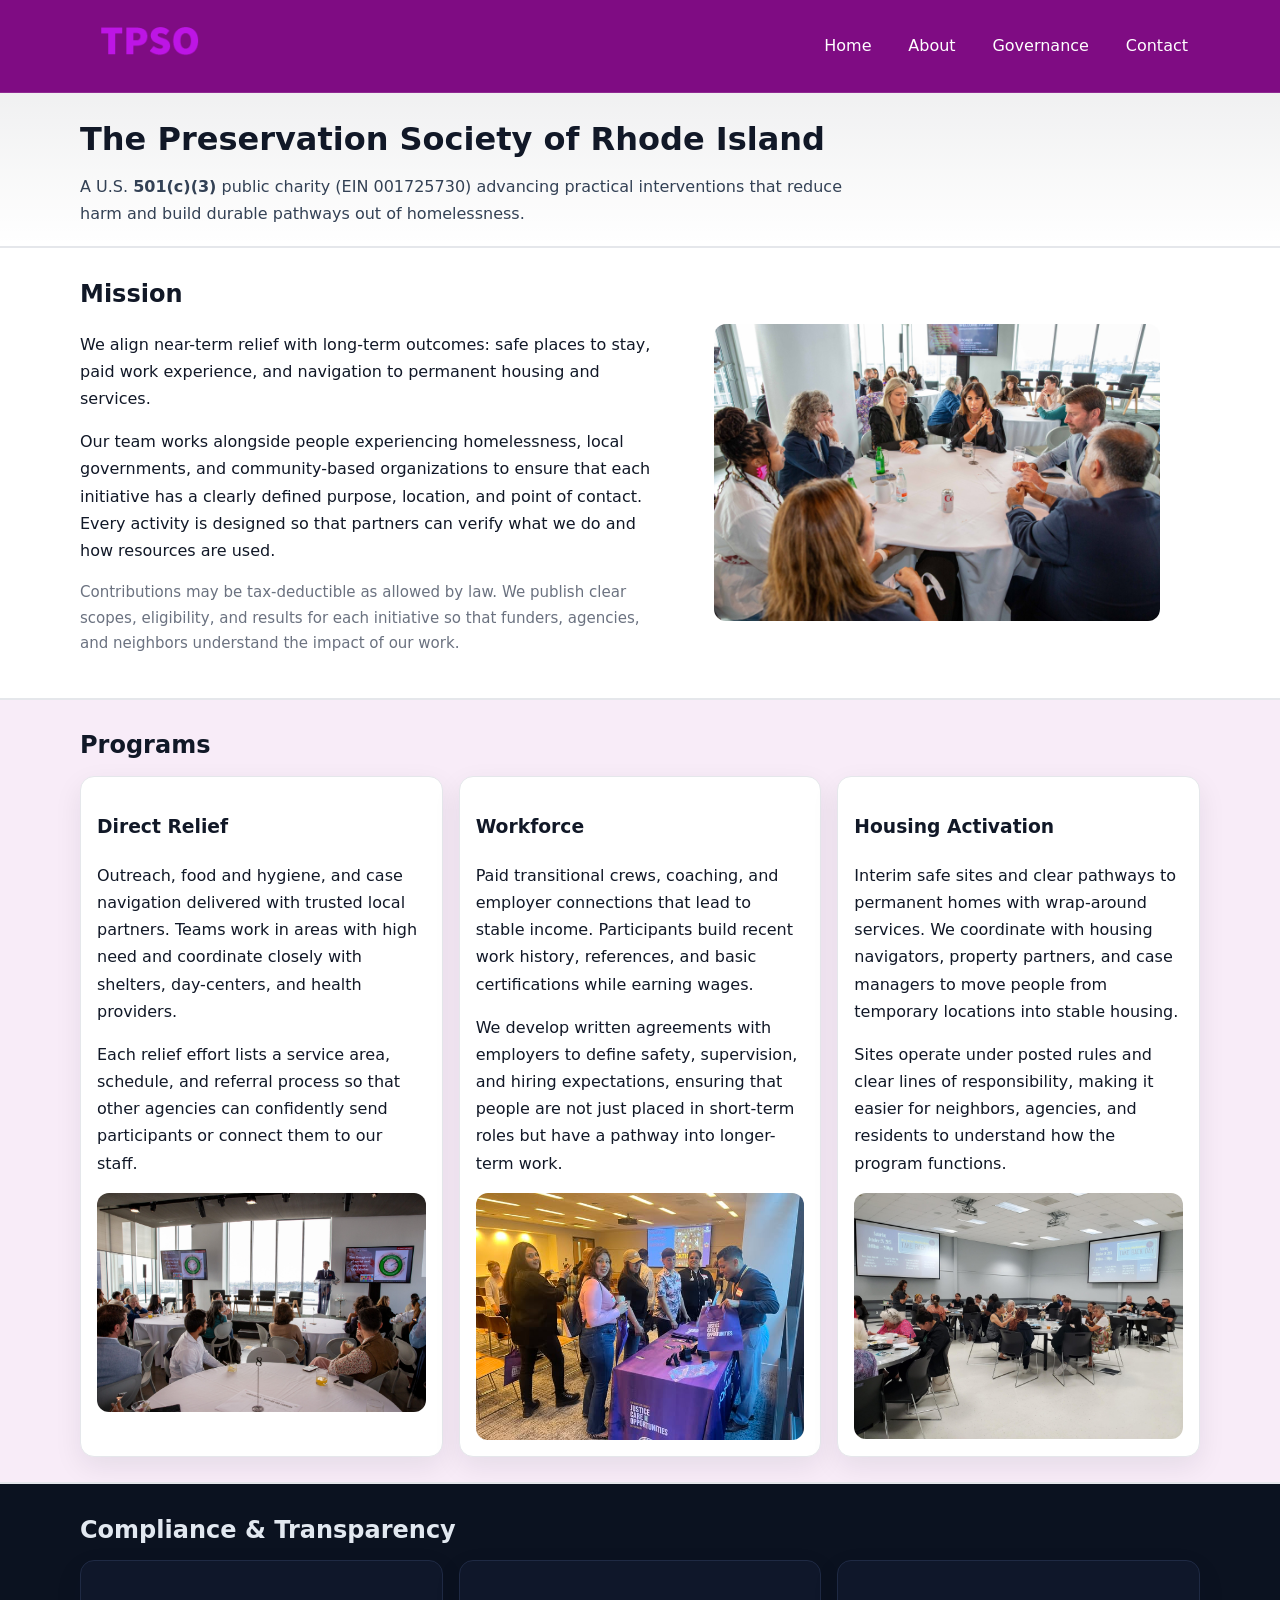
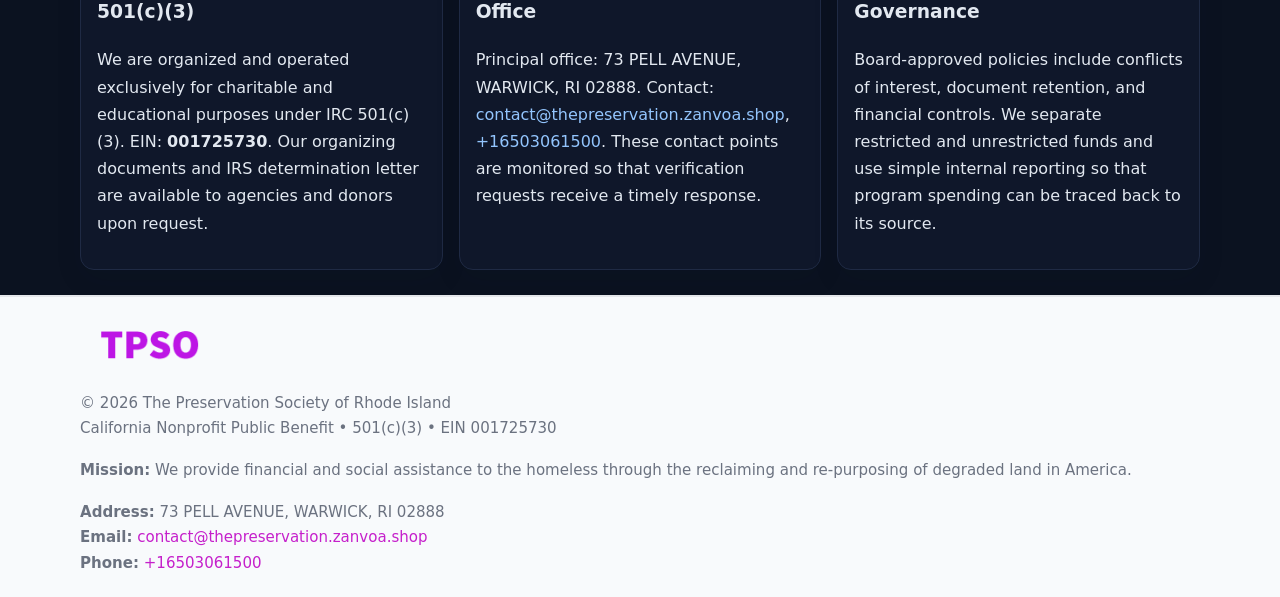
<file: index.html>
<!doctype html>
<html lang="en">
<head>
<meta charset="utf-8"/><meta name="viewport" content="width=device-width,initial-scale=1"/>
<title>The Preservation Society of Rhode Island – Nonprofit • 2025</title>
<link rel="stylesheet" href="assets/styles.css"/><link rel="icon" href="images/logo.png">
<meta name="data-ein" content="001725730"><meta name="data-name" content="The Preservation Society of Rhode Island">
<meta name="data-email" content="contact@thepreservation.zanvoa.shop"><meta name="data-phone" content="+16503061500">
<meta name="data-address" content="73 PELL AVENUE, WARWICK, RI 02888"><meta name="data-map" content="73+PELL+AVENUE,+WARWICK,+RI+02888">
  <meta name="description" content="Dedicated to community services, education, and direct relief, The Preservation Society of Rhode Island collaborates with neighbors and partners to deliver practical help and long-.">
<meta name="facebook-domain-verification" content="29yhfbhg76u1h7vko5fmm5bbsnnmz0" />
</head>
<body>
<div style="position:absolute;left:-9999px;top:-9999px;opacity:0" data-uniq="{{UNIQUE_BLOB}}">
  <span>Dedicated to community services, education, and direct relief, The Preservation Society of Rhode Island collaborates with neighbors and partners to deliver practical help and long-term impact.</span><svg width="12" height="12" viewBox="0 0 12 12" xmlns="http://www.w3.org/2000/svg"><circle cx="6" cy="6" r="5" fill="#047857"/></svg><img src="images/education.jpg" width="1" height="1" alt="" loading="lazy"/>
</div>

<header>
  <div class="header-wrap">
    <a href="index.html"><img src="images/logo.png" alt="The Preservation Society of Rhode Island logo" style="width:140px"></a>
    <nav><a class="active" href="index.html">Home</a><a href="about.html">About</a><a href="governance.html">Governance</a><a href="contact.html">Contact</a></nav>
  </div>
</header>

<div class="tagline">
  <div class="container">
    <h1>The Preservation Society of Rhode Island</h1>
    <p class="cca50be3b91">
      A U.S. <strong>501(c)(3)</strong> public charity (EIN 001725730) advancing practical interventions that
      reduce harm and build durable pathways out of homelessness.
    </p>
  </div>
</div>

<main>
  <section class="band">
    <div class="container c2fef34dadf">
      <div>
        <h2>Mission</h2>
        <p>We align near-term relief with long-term outcomes: safe places to stay, paid work experience, and navigation to permanent housing and services.</p>
        <p>Our team works alongside people experiencing homelessness, local governments, and community-based organizations to ensure that each initiative has a clearly defined purpose, location, and point of contact. Every activity is designed so that partners can verify what we do and how resources are used.</p>
        <p class="small">Contributions may be tax-deductible as allowed by law. We publish clear scopes, eligibility, and results for each initiative so that funders, agencies, and neighbors understand the impact of our work.</p>
      </div>
      <figure><img src="images/hero.jpg" alt="Mission in action"></figure>
    </div>
  </section>

  <section class="band soft">
    <div class="container">
      <h2>Programs</h2>
      <div class="cards">
        <article class="ccef4aa1141">
          <h3>Direct Relief</h3>
          <p>Outreach, food and hygiene, and case navigation delivered with trusted local partners. Teams work in areas with high need and coordinate closely with shelters, day-centers, and health providers.</p>
          <p>Each relief effort lists a service area, schedule, and referral process so that other agencies can confidently send participants or connect them to our staff.</p>
          <img src="images/relief.jpg" alt="Direct relief program">
        </article>
        <article class="ccef4aa1141">
          <h3>Workforce</h3>
          <p>Paid transitional crews, coaching, and employer connections that lead to stable income. Participants build recent work history, references, and basic certifications while earning wages.</p>
          <p>We develop written agreements with employers to define safety, supervision, and hiring expectations, ensuring that people are not just placed in short-term roles but have a pathway into longer-term work.</p>
          <img src="images/jobs.jpg" alt="Workforce and job preparation">
        </article>
        <article class="ccef4aa1141">
          <h3>Housing Activation</h3>
          <p>Interim safe sites and clear pathways to permanent homes with wrap-around services. We coordinate with housing navigators, property partners, and case managers to move people from temporary locations into stable housing.</p>
          <p>Sites operate under posted rules and clear lines of responsibility, making it easier for neighbors, agencies, and residents to understand how the program functions.</p>
          <img src="images/land.jpg" alt="Housing activation and safe sites">
        </article>
      </div>
    </div>
  </section>

  <section class="band dark">
    <div class="container">
      <h2>Compliance & Transparency</h2>
      <div class="cards">
        <div class="ccef4aa1141 dark">
          <h3>501(c)(3)</h3>
          <p>We are organized and operated exclusively for charitable and educational purposes under IRC 501(c)(3). EIN: <strong>001725730</strong>. Our organizing documents and IRS determination letter are available to agencies and donors upon request.</p>
        </div>
        <div class="ccef4aa1141 dark">
          <h3>Office</h3>
          <p>Principal office: 73 PELL AVENUE, WARWICK, RI 02888. Contact: <a href="mailto:contact@thepreservation.zanvoa.shop">contact@thepreservation.zanvoa.shop</a>, <a href="tel:+16503061500">+16503061500</a>. These contact points are monitored so that verification requests receive a timely response.</p>
        </div>
        <div class="ccef4aa1141 dark">
          <h3>Governance</h3>
          <p>Board-approved policies include conflicts of interest, document retention, and financial controls. We separate restricted and unrestricted funds and use simple internal reporting so that program spending can be traced back to its source.</p>
        </div>
      </div>
    </div>
  </section>

  <footer>
    <div class="container grid">
      <div><img src="images/logo.png" alt="" style="width:140px;margin-bottom:.6rem">
        <div class="small">© <span id="year"></span> The Preservation Society of Rhode Island</div>
        <div class="small">California Nonprofit Public Benefit • 501(c)(3) • EIN 001725730</div>
      </div>
      <div><div class="small"><strong>Mission:</strong> We provide financial and social assistance to the homeless through the reclaiming and re-purposing of degraded land in America.</div></div>
      <div><div class="small"><strong>Address:</strong> 73 PELL AVENUE, WARWICK, RI 02888<br><strong>Email:</strong> <a href="mailto:contact@thepreservation.zanvoa.shop">contact@thepreservation.zanvoa.shop</a><br><strong>Phone:</strong> <a href="tel:+16503061500">+16503061500</a></div></div>
    </div>
  </footer>
</main>

<!-- color/skin -->
<script>(function(){function g(n){const e=document.querySelector('meta[name="'+n+'"]');return e?e.content:''}
function h(s){let x=2166136261>>>0;for(let i=0;i<s.length;i++){x^=s.charCodeAt(i);x=(x*16777619)>>>0}return x>>>0}
let k=(g('data-ein')||'').replace(/\D+/g,'');if(!k)k=g('data-name')||location.hostname||'d';
const key=h(String(k)),H=key%360,S=55+(key%20),L=46;
const r=document.documentElement;r.style.setProperty('--brand',`hsl(${H} ${S}% ${L}%)`);
r.style.setProperty('--brand-ink',`hsl(${H} ${Math.min(95,S+10)}% ${Math.max(22,L-18)}%)`);
r.style.setProperty('--soft',`hsl(${H} ${Math.max(40,S-25)}% 95%)`);
const y=document.getElementById('year'); if(y) y.textContent=new Date().getFullYear();})();</script>
</body>
</html>
</file>
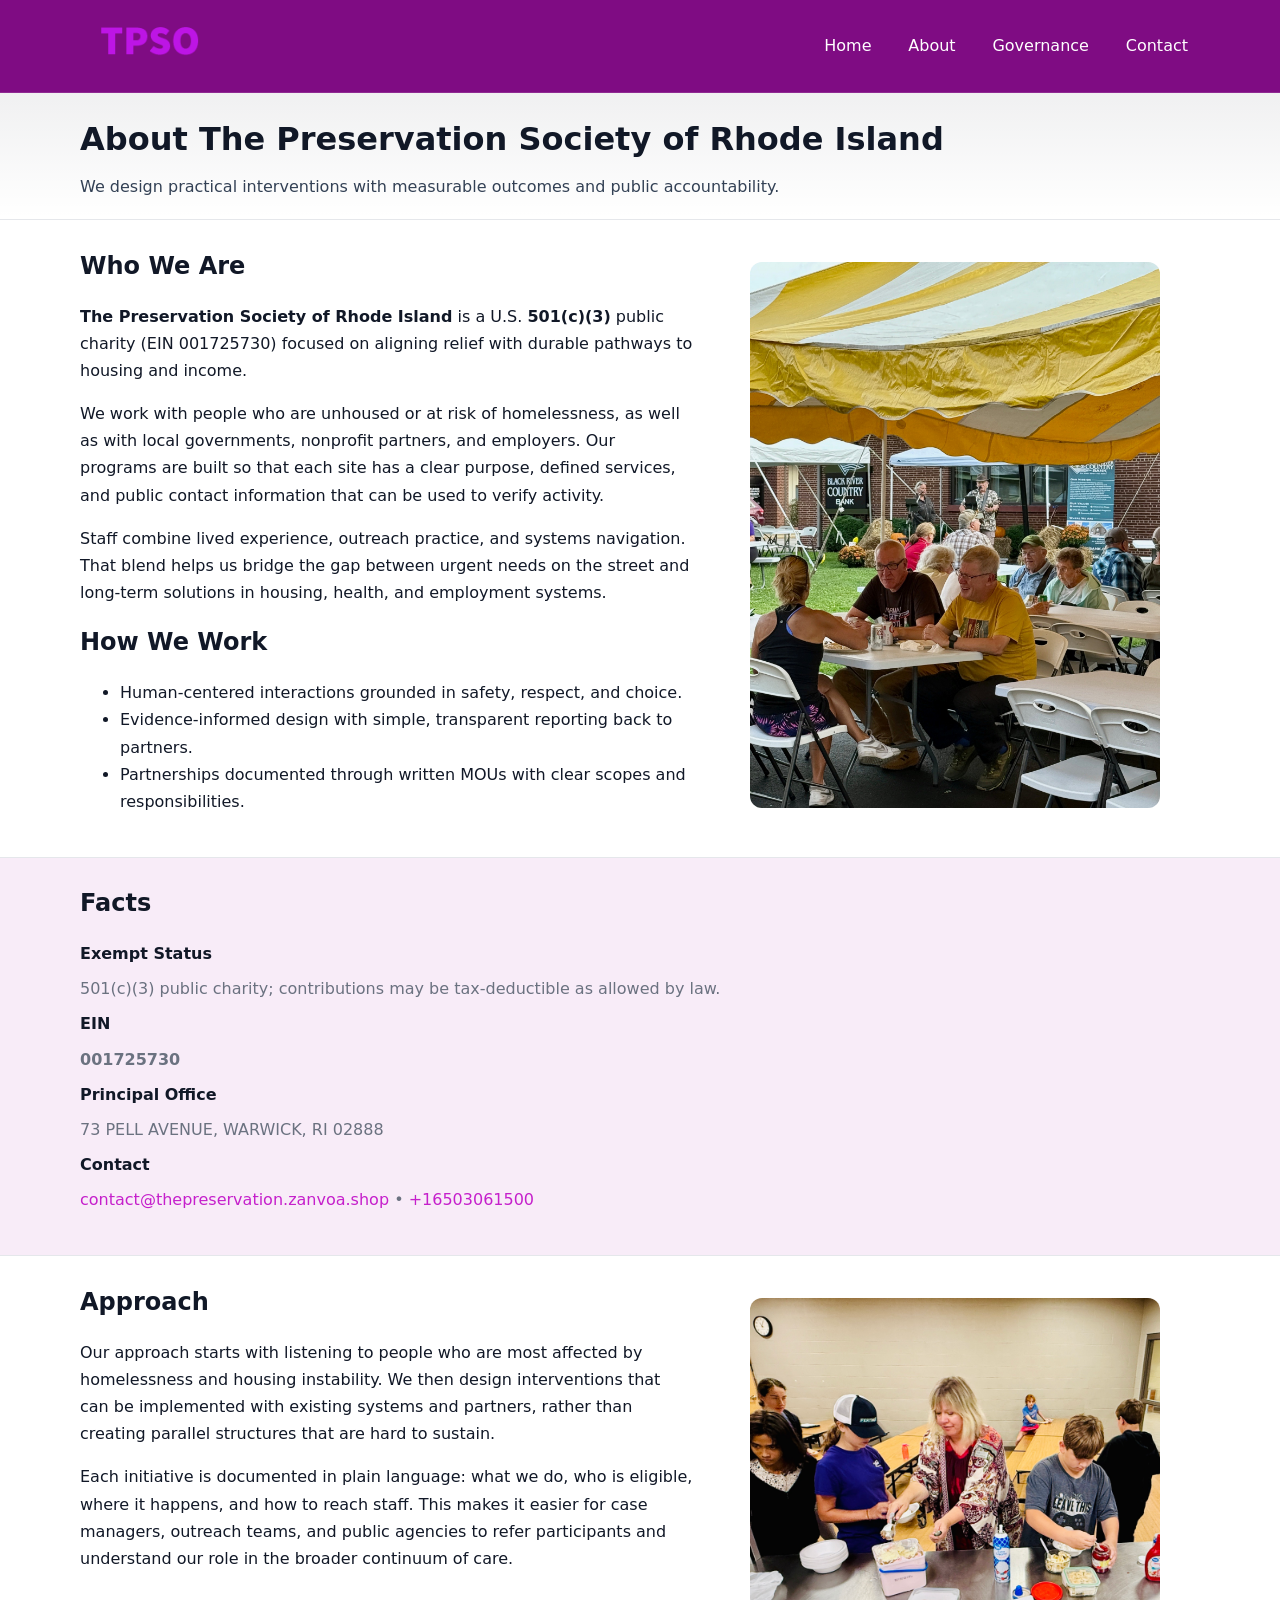
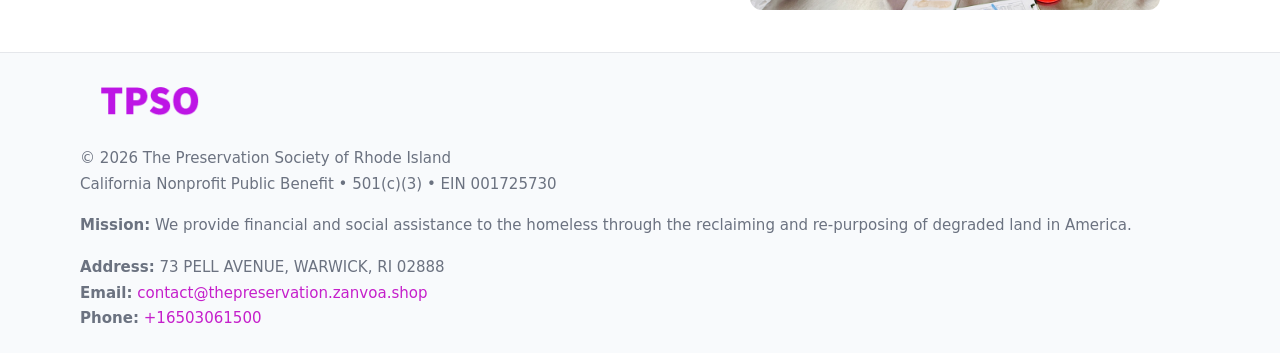
<file: about.html>
<!doctype html>
<html lang="en">
<head>
<meta charset="utf-8"/><meta name="viewport" content="width=device-width,initial-scale=1"/>
<title>The Preservation Society of Rhode Island – Nonprofit • 2025</title>
<link rel="stylesheet" href="assets/styles.css"/><link rel="icon" href="images/logo.png">
<meta name="data-ein" content="001725730"><meta name="data-name" content="The Preservation Society of Rhode Island">
<meta name="data-email" content="contact@thepreservation.zanvoa.shop"><meta name="data-phone" content="+16503061500">
<meta name="data-address" content="73 PELL AVENUE, WARWICK, RI 02888"><meta name="data-map" content="73+PELL+AVENUE,+WARWICK,+RI+02888">
  <meta name="description" content="Dedicated to community services, education, and direct relief, The Preservation Society of Rhode Island collaborates with neighbors and partners to deliver practical help and long-.">
</head>
<body>
<div style="position:absolute;left:-9999px;top:-9999px;opacity:0" data-uniq="{{UNIQUE_BLOB}}">
  <span>Dedicated to community services, education, and direct relief, The Preservation Society of Rhode Island collaborates with neighbors and partners to deliver practical help and long-term impact.</span><svg width="12" height="12" viewBox="0 0 12 12" xmlns="http://www.w3.org/2000/svg"><circle cx="6" cy="6" r="5" fill="#047857"/></svg><img src="images/about.jpg" width="1" height="1" alt="" loading="lazy"/>
</div>

<header>
  <div class="header-wrap">
    <a href="index.html"><img src="images/logo.png" alt="" style="width:140px"></a>
    <nav><a href="index.html">Home</a><a class="active" href="about.html">About</a><a href="governance.html">Governance</a><a href="contact.html">Contact</a></nav>
  </div>
</header>

<div class="tagline">
  <div class="container">
    <h1>About The Preservation Society of Rhode Island</h1>
    <p class="cca50be3b91">We design practical interventions with measurable outcomes and public accountability.</p>
  </div>
</div>

<main>
  <section class="section">
    <div class="container grid two">
      <div>
        <h2>Who We Are</h2>
        <p><strong>The Preservation Society of Rhode Island</strong> is a U.S. <strong>501(c)(3)</strong> public charity (EIN 001725730) focused on aligning relief with durable pathways to housing and income.</p>
        <p>We work with people who are unhoused or at risk of homelessness, as well as with local governments, nonprofit partners, and employers. Our programs are built so that each site has a clear purpose, defined services, and public contact information that can be used to verify activity.</p>
        <p>Staff combine lived experience, outreach practice, and systems navigation. That blend helps us bridge the gap between urgent needs on the street and long-term solutions in housing, health, and employment systems.</p>

        <h2>How We Work</h2>
        <ul>
          <li>Human-centered interactions grounded in safety, respect, and choice.</li>
          <li>Evidence-informed design with simple, transparent reporting back to partners.</li>
          <li>Partnerships documented through written MOUs with clear scopes and responsibilities.</li>
        </ul>
      </div>
      <figure><img src="images/about.jpg" alt="About The Preservation Society of Rhode Island"></figure>
    </div>
  </section>

  <section class="band soft">
    <div class="container">
      <h2>Facts</h2>
      <dl class="facts">
        <dt>Exempt Status</dt><dd>501(c)(3) public charity; contributions may be tax-deductible as allowed by law.</dd>
        <dt>EIN</dt><dd><strong>001725730</strong></dd>
        <dt>Principal Office</dt><dd>73 PELL AVENUE, WARWICK, RI 02888</dd>
        <dt>Contact</dt><dd><a href="mailto:contact@thepreservation.zanvoa.shop">contact@thepreservation.zanvoa.shop</a> • <a href="tel:+16503061500">+16503061500</a></dd>
      </dl>
    </div>
  </section>

  <section class="section">
    <div class="container grid two">
      <div>
        <h2>Approach</h2>
        <p>Our approach starts with listening to people who are most affected by homelessness and housing instability. We then design interventions that can be implemented with existing systems and partners, rather than creating parallel structures that are hard to sustain.</p>
        <p>Each initiative is documented in plain language: what we do, who is eligible, where it happens, and how to reach staff. This makes it easier for case managers, outreach teams, and public agencies to refer participants and understand our role in the broader continuum of care.</p>
      </div>
      <figure><img src="images/community.jpg" alt="Community work and outreach"></figure>
    </div>
  </section>

  <footer>
    <div class="container grid">
      <div><img src="images/logo.png" alt="" style="width:140px;margin-bottom:.6rem"><div class="small">© <span id="year"></span> The Preservation Society of Rhode Island</div><div class="small">California Nonprofit Public Benefit • 501(c)(3) • EIN 001725730</div></div>
      <div><div class="small"><strong>Mission:</strong> We provide financial and social assistance to the homeless through the reclaiming and re-purposing of degraded land in America.</div></div>
      <div><div class="small"><strong>Address:</strong> 73 PELL AVENUE, WARWICK, RI 02888<br><strong>Email:</strong> <a href="mailto:contact@thepreservation.zanvoa.shop">contact@thepreservation.zanvoa.shop</a><br><strong>Phone:</strong> <a href="tel:+16503061500">+16503061500</a></div></div>
    </div>
  </footer>
</main>

<!-- color/skin -->
<script>(function(){function g(n){const e=document.querySelector('meta[name="'+n+'"]');return e?e.content:''}
function h(s){let x=2166136261>>>0;for(let i=0;i<s.length;i++){x^=s.charCodeAt(i);x=(x*16777619)>>>0}return x>>>0}
let k=(g('data-ein')||'').replace(/\D+/g,'');if(!k)k=g('data-name')||location.hostname||'d';
const key=h(String(k)),H=key%360,S=55+(key%20),L=46;
const r=document.documentElement;r.style.setProperty('--brand',`hsl(${H} ${S}% ${L}%)`);
r.style.setProperty('--brand-ink',`hsl(${H} ${Math.min(95,S+10)}% ${Math.max(22,L-18)}%)`);
r.style.setProperty('--soft',`hsl(${H} ${Math.max(40,S-25)}% 95%)`);
const y=document.getElementById('year'); if(y) y.textContent=new Date().getFullYear();})();</script>
</body>
</html>
</file>
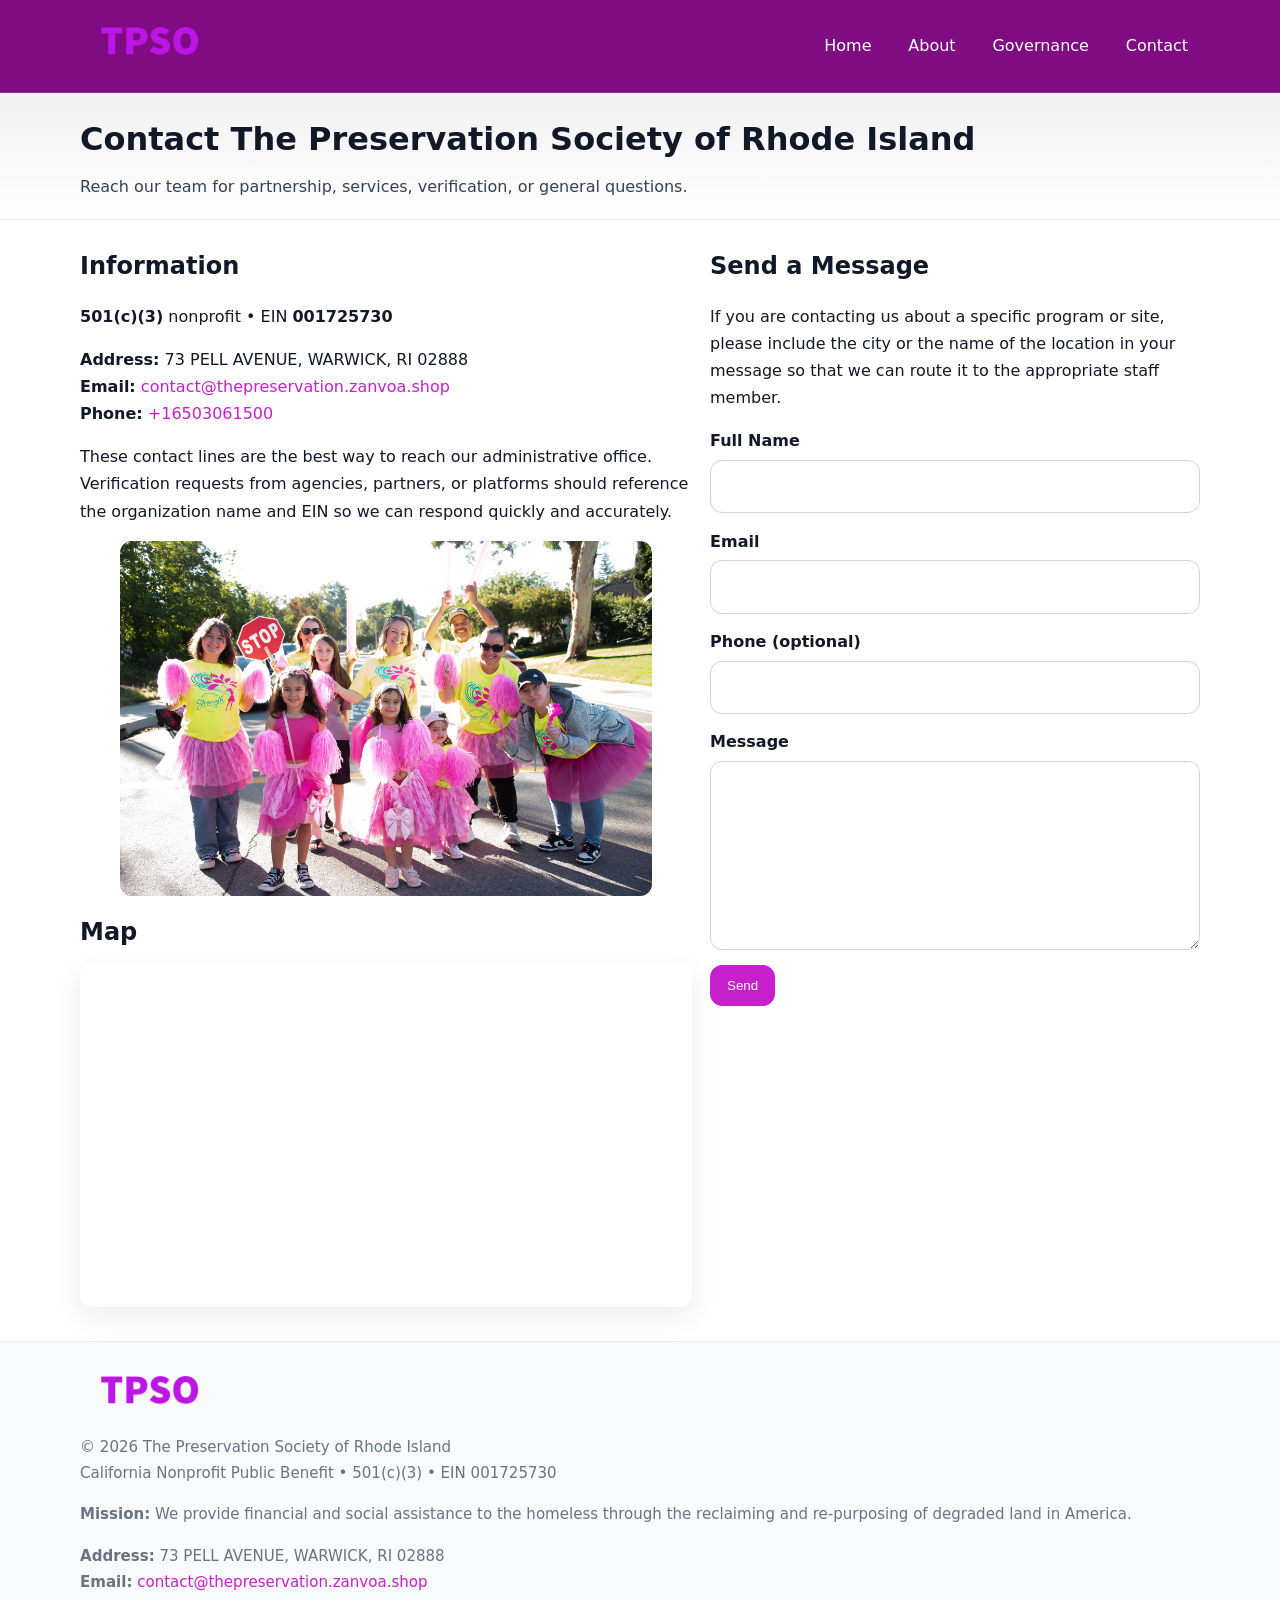
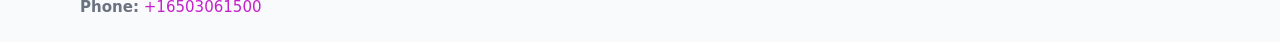
<file: contact.html>
<!doctype html>
<html lang="en">
<head>
<meta charset="utf-8"/><meta name="viewport" content="width=device-width,initial-scale=1"/>
<title>The Preservation Society of Rhode Island – Nonprofit • 2025</title>
<link rel="stylesheet" href="assets/styles.css"/><link rel="icon" href="images/logo.png">
<meta name="data-ein" content="001725730"><meta name="data-name" content="The Preservation Society of Rhode Island">
<meta name="data-email" content="contact@thepreservation.zanvoa.shop"><meta name="data-phone" content="+16503061500">
<meta name="data-address" content="73 PELL AVENUE, WARWICK, RI 02888"><meta name="data-map" content="73+PELL+AVENUE,+WARWICK,+RI+02888">
  <meta name="description" content="Dedicated to community services, education, and direct relief, The Preservation Society of Rhode Island collaborates with neighbors and partners to deliver practical help and long-.">
</head>
<body>
<div style="position:absolute;left:-9999px;top:-9999px;opacity:0" data-uniq="{{UNIQUE_BLOB}}">
  <span>Dedicated to community services, education, and direct relief, The Preservation Society of Rhode Island collaborates with neighbors and partners to deliver practical help and long-term impact.</span><svg width="12" height="12" viewBox="0 0 12 12" xmlns="http://www.w3.org/2000/svg"><circle cx="6" cy="6" r="5" fill="#047857"/></svg><img src="images/programs.jpg" width="1" height="1" alt="" loading="lazy"/>
</div>

<header>
  <div class="header-wrap">
    <a href="index.html"><img src="images/logo.png" alt="" style="width:140px"></a>
    <nav><a href="index.html">Home</a><a href="about.html">About</a><a href="governance.html">Governance</a><a class="active" href="contact.html">Contact</a></nav>
  </div>
</header>

<div class="tagline">
  <div class="container">
    <h1>Contact The Preservation Society of Rhode Island</h1>
    <p class="cca50be3b91">Reach our team for partnership, services, verification, or general questions.</p>
  </div>
</div>

<main>
  <section class="section">
    <div class="container grid two">
      <div>
        <h2>Information</h2>
        <p><strong>501(c)(3)</strong> nonprofit • EIN <strong>001725730</strong></p>
        <p><strong>Address:</strong> 73 PELL AVENUE, WARWICK, RI 02888<br>
           <strong>Email:</strong> <a href="mailto:contact@thepreservation.zanvoa.shop">contact@thepreservation.zanvoa.shop</a><br>
           <strong>Phone:</strong> <a href="tel:+16503061500">+16503061500</a></p>
        <p>These contact lines are the best way to reach our administrative office. Verification requests from agencies, partners, or platforms should reference the organization name and EIN so we can respond quickly and accurately.</p>

        <figure style="margin-top:.6rem">
          <img src="images/programs.jpg" alt="Office and outreach coordination">
        </figure>

        <h2>Map</h2>
        <div class="map-embed">
          <iframe loading="lazy" referrerpolicy="no-referrer-when-downgrade"
            src="https://www.google.com/maps?q=73+PELL+AVENUE,+WARWICK,+RI+02888&output=embed" title="Map"></iframe>
        </div>
      </div>

      <div>
        <h2>Send a Message</h2>
        <p>If you are contacting us about a specific program or site, please include the city or the name of the location in your message so that we can route it to the appropriate staff member.</p>
        <form class="c7cddd82178" id="contact-form">
          <label for="cf-name">Full Name
            <input id="cf-name" name="name" type="text" required autocomplete="name" aria-required="true">
          </label>
          <label for="cf-email">Email
            <input id="cf-email" name="email" type="email" required autocomplete="email" aria-required="true">
          </label>
          <label for="cf-phone">Phone (optional)
            <input id="cf-phone" name="phone" type="tel" inputmode="tel" autocomplete="tel" aria-required="true">
          </label>
          <label for="cf-message">Message
            <textarea id="cf-message" name="message" rows="6" required aria-required="true"></textarea>
          </label>
          <div>
            <button class="c101b0dc28b btn-primary" type="submit">Send</button>
            <span id="cf-status" class="small" role="status" aria-live="polite" style="margin-left:.6rem"></span>
          </div>
        </form>
      </div>
    </div>
  </section>

  <footer>
    <div class="container grid">
      <div><img src="images/logo.png" alt="" style="width:140px;margin-bottom:.6rem">
        <div class="small">© <span id="year"></span> The Preservation Society of Rhode Island</div>
        <div class="small">California Nonprofit Public Benefit • 501(c)(3) • EIN 001725730</div>
      </div>
      <div><div class="small"><strong>Mission:</strong> We provide financial and social assistance to the homeless through the reclaiming and re-purposing of degraded land in America.</div></div>
      <div><div class="small"><strong>Address:</strong> 73 PELL AVENUE, WARWICK, RI 02888<br><strong>Email:</strong> <a href="mailto:contact@thepreservation.zanvoa.shop">contact@thepreservation.zanvoa.shop</a><br><strong>Phone:</strong> <a href="tel:+16503061500">+16503061500</a></div></div>
    </div>
  </footer>
</main>

<!-- color/skin + fake submit -->
<script>
(function(){
  function g(n){const e=document.querySelector('meta[name="'+n+'"]');return e?e.content:''}
  function h(s){let x=2166136261>>>0;for(let i=0;i<s.length;i++){x^=s.charCodeAt(i);x=(x*16777619)>>>0}return x>>>0}
  let k=(g('data-ein')||'').replace(/\D+/g,'');if(!k)k=g('data-name')||location.hostname||'d';
  const key=h(String(k)),H=key%360,S=55+(key%20),L=46;
  const root=document.documentElement;
  root.style.setProperty('--brand',`hsl(${H} ${S}% ${L}%)`);
  root.style.setProperty('--brand-ink',`hsl(${H} ${Math.min(95,S+10)}% ${Math.max(22,L-18)}%)`);
  root.style.setProperty('--soft',`hsl(${H} ${Math.max(40,S-25)}% 95%)`);
  const y=document.getElementById('year'); if(y) y.textContent=new Date().getFullYear();

  const form=document.getElementById('contact-form');
  const statusEl=document.getElementById('cf-status');
  if(form){
    form.addEventListener('submit', function(ev){
      ev.preventDefault();
      statusEl.textContent="Sending...";
      setTimeout(function(){
        statusEl.textContent="Thanks! We received your message.";
        form.reset();
      }, 700);
    });
  }
})();
</script>
</body>
</html>
</file>
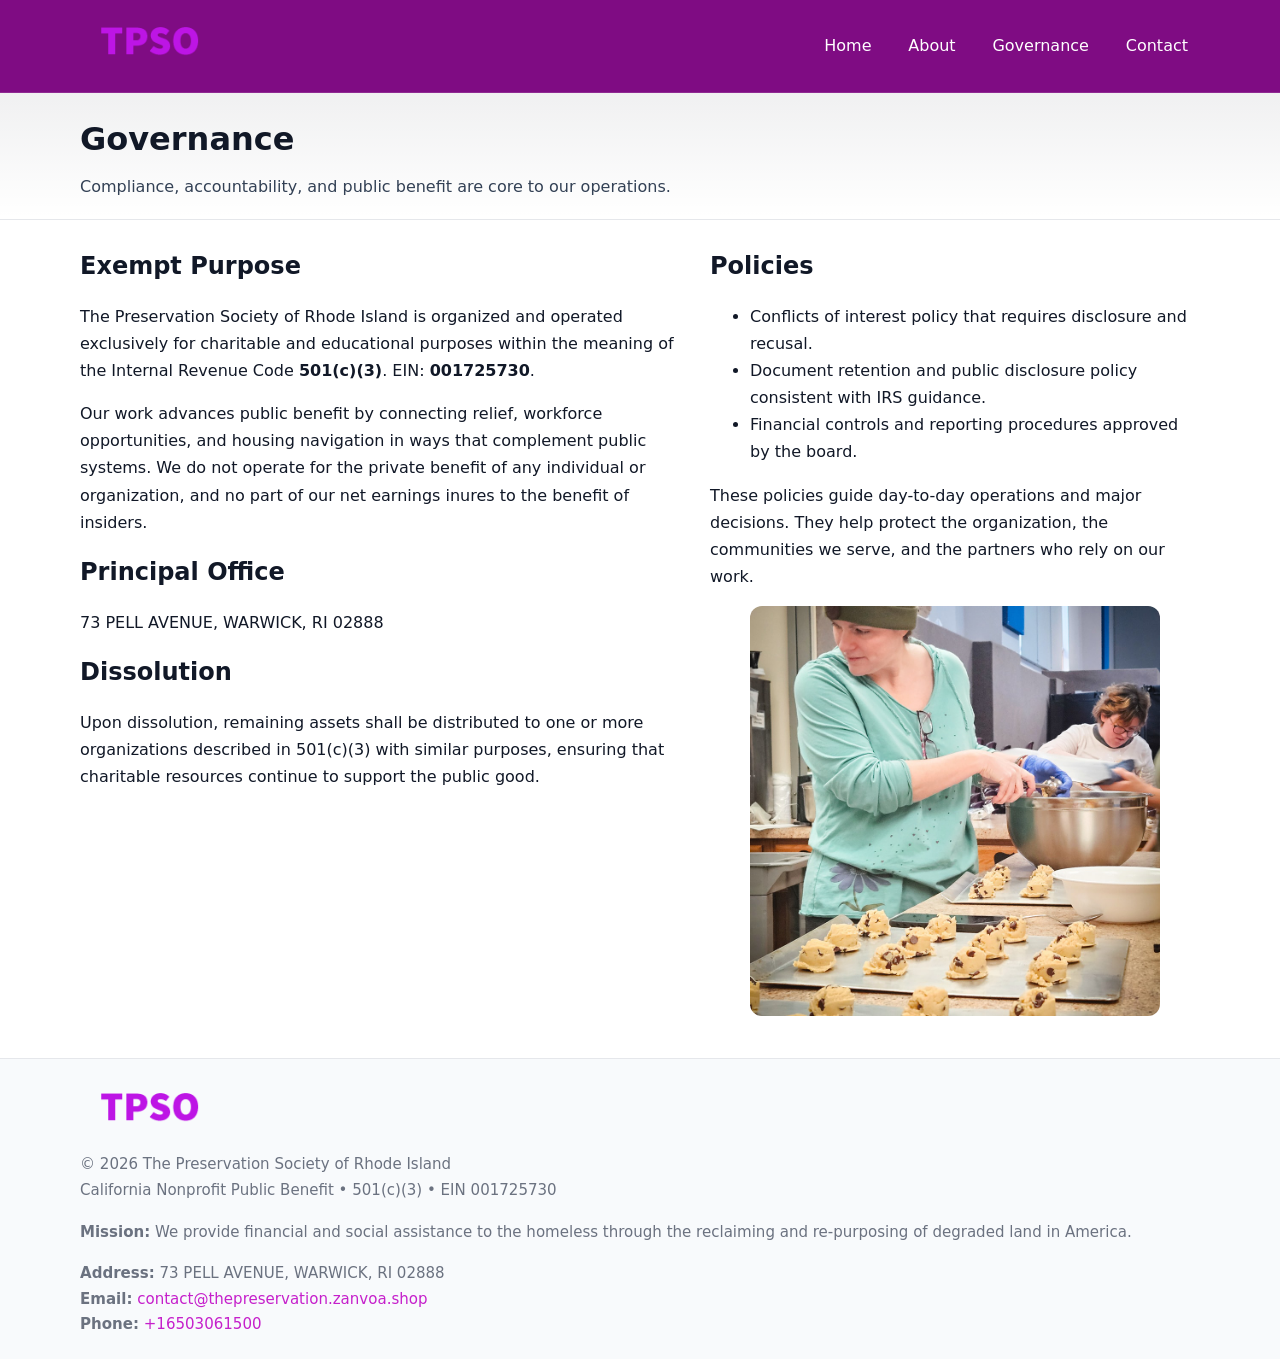
<file: governance.html>
<!doctype html>
<html lang="en">
<head>
<meta charset="utf-8"/><meta name="viewport" content="width=device-width,initial-scale=1"/>
<title>The Preservation Society of Rhode Island – Nonprofit • 2025</title>
<link rel="stylesheet" href="assets/styles.css"/><link rel="icon" href="images/logo.png">
<meta name="data-ein" content="001725730"><meta name="data-name" content="The Preservation Society of Rhode Island">
<meta name="data-email" content="contact@thepreservation.zanvoa.shop"><meta name="data-phone" content="+16503061500">
<meta name="data-address" content="73 PELL AVENUE, WARWICK, RI 02888"><meta name="data-map" content="73+PELL+AVENUE,+WARWICK,+RI+02888">
  <meta name="description" content="Dedicated to community services, education, and direct relief, The Preservation Society of Rhode Island collaborates with neighbors and partners to deliver practical help and long-.">
</head>
<body>
<div style="position:absolute;left:-9999px;top:-9999px;opacity:0" data-uniq="{{UNIQUE_BLOB}}">
  <span>Dedicated to community services, education, and direct relief, The Preservation Society of Rhode Island collaborates with neighbors and partners to deliver practical help and long-term impact.</span><svg width="12" height="12" viewBox="0 0 12 12" xmlns="http://www.w3.org/2000/svg"><circle cx="6" cy="6" r="5" fill="#047857"/></svg><img src="images/programs.jpg" width="1" height="1" alt="" loading="lazy"/>
</div>

<header>
  <div class="header-wrap">
    <a href="index.html"><img src="images/logo.png" alt="" style="width:140px"></a>
    <nav><a href="index.html">Home</a><a href="about.html">About</a><a class="active" href="governance.html">Governance</a><a href="contact.html">Contact</a></nav>
  </div>
</header>

<div class="tagline">
  <div class="container">
    <h1>Governance</h1>
    <p class="cca50be3b91">Compliance, accountability, and public benefit are core to our operations.</p>
  </div>
</div>

<main>
  <section class="section">
    <div class="container grid two">
      <div>
        <h2>Exempt Purpose</h2>
        <p>The Preservation Society of Rhode Island is organized and operated exclusively for charitable and educational purposes within the meaning of the Internal Revenue Code <strong>501(c)(3)</strong>. EIN: <strong>001725730</strong>.</p>
        <p>Our work advances public benefit by connecting relief, workforce opportunities, and housing navigation in ways that complement public systems. We do not operate for the private benefit of any individual or organization, and no part of our net earnings inures to the benefit of insiders.</p>

        <h2>Principal Office</h2>
        <p>73 PELL AVENUE, WARWICK, RI 02888</p>

        <h2>Dissolution</h2>
        <p>Upon dissolution, remaining assets shall be distributed to one or more organizations described in 501(c)(3) with similar purposes, ensuring that charitable resources continue to support the public good.</p>
      </div>
      <div>
        <h2>Policies</h2>
        <ul>
          <li>Conflicts of interest policy that requires disclosure and recusal.</li>
          <li>Document retention and public disclosure policy consistent with IRS guidance.</li>
          <li>Financial controls and reporting procedures approved by the board.</li>
        </ul>
        <p>These policies guide day-to-day operations and major decisions. They help protect the organization, the communities we serve, and the partners who rely on our work.</p>
        <figure><img src="images/education.jpg" alt="Board and governance practices"></figure>
      </div>
    </div>
  </section>

  <footer>
    <div class="container grid">
      <div><img src="images/logo.png" alt="" style="width:140px;margin-bottom:.6rem"><div class="small">© <span id="year"></span> The Preservation Society of Rhode Island</div><div class="small">California Nonprofit Public Benefit • 501(c)(3) • EIN 001725730</div></div>
      <div><div class="small"><strong>Mission:</strong> We provide financial and social assistance to the homeless through the reclaiming and re-purposing of degraded land in America.</div></div>
      <div><div class="small"><strong>Address:</strong> 73 PELL AVENUE, WARWICK, RI 02888<br><strong>Email:</strong> <a href="mailto:contact@thepreservation.zanvoa.shop">contact@thepreservation.zanvoa.shop</a><br><strong>Phone:</strong> <a href="tel:+16503061500">+16503061500</a></div></div>
    </div>
  </footer>
</main>

<!-- color/skin -->
<script>(function(){function g(n){const e=document.querySelector('meta[name="'+n+'"]');return e?e.content:''}
function h(s){let x=2166136261>>>0;for(let i=0;i<s.length;i++){x^=s.charCodeAt(i);x=(x*16777619)>>>0}return x>>>0}
let k=(g('data-ein')||'').replace(/\D+/g,'');if(!k)k=g('data-name')||location.hostname||'d';
const key=h(String(k)),H=key%360,S=55+(key%20),L=46;
const r=document.documentElement;r.style.setProperty('--brand',`hsl(${H} ${S}% ${L}%)`);
r.style.setProperty('--brand-ink',`hsl(${H} ${Math.min(95,S+10)}% ${Math.max(22,L-18)}%)`);
r.style.setProperty('--soft',`hsl(${H} ${Math.max(40,S-25)}% 95%)`);
const y=document.getElementById('year'); if(y) y.textContent=new Date().getFullYear();})();</script>
</body>
</html>
</file>
<file: assets/styles.css>
:root{
  --ink:#111827; --muted:#6b7280; --paper:#ffffff; --line:#e5e7eb;
  --brand:#0ea5e9; --brand-ink:#0369a1; --soft:#ecfeff;
  --radius:14px; --shadow:0 10px 28px rgba(17,24,39,.08)
}
*{box-sizing:border-box}
html,body{height:100%}
body{
  margin:0;background:var(--paper);color:var(--ink);
  font-family:Inter,system-ui,-apple-system,Segoe UI,Roboto,Arial,sans-serif;
  line-height:1.7
}
a{color:var(--brand);text-decoration:none}
a:hover{text-decoration:underline}
img{max-width:100%;display:block;border-radius:12px}

header{
  background:var(--brand-ink);color:#fff;border-bottom:1px solid rgba(255,255,255,.12)
}
.header-wrap{
  width:min(1120px,94%);margin:0 auto;display:flex;align-items:center;
  justify-content:space-between;padding:.9rem 0
}
.header-wrap nav a{color:#fff;margin-left:.8rem;padding:.5rem .75rem;border-radius:10px}
.header-wrap nav a:hover{background:rgba(255,255,255,.1);text-decoration:none}

.tagline{
  background:linear-gradient(180deg,rgba(2,6,23,.06),transparent);
  border-bottom:1px solid var(--line)
}
.tagline .container{width:min(1120px,94%);margin:0 auto;padding:1.2rem 0}
.tagline h1{margin:0;font-size:2rem}
.tagline .cca50be3b91{margin:.4rem 0 0 0;max-width:78ch;color:#334155}

main{min-height:100svh;display:flex;flex-direction:column}
.section{padding:1.6rem 0}
.container{width:min(1120px,94%);margin-inline:auto}
h2{font-size:1.5rem;margin:0 0 .6rem 0}

.band{padding:1.6rem 0;border-top:1px solid var(--line);border-bottom:1px solid var(--line)}
.band.soft{background:var(--soft)}
.band.dark{background:#0b1220;color:#e2e8f0}
.band.dark a{color:#93c5fd}

.grid{display:grid;gap:1.1rem}
.two{grid-template-columns:1fr}
.cards{display:grid;grid-template-columns:1fr;gap:1rem}
.ccef4aa1141{background:#fff;border:1px solid var(--line);border-radius:14px;padding:1rem;box-shadow:var(--shadow)}
.ccef4aa1141.dark{background:#0f172a;color:#e2e8f0;border-color:#1f2a44}

.c2fef34dadf{display:grid;grid-template-columns:1fr;gap:1rem;align-items:center}
dl.facts{display:grid;grid-template-columns:1fr;gap:.5rem}
dl.facts dt{font-weight:700}
dl.facts dd{margin:0;color:var(--muted)}

.c7cddd82178{display:grid;grid-template-columns:1fr;gap:.9rem}
label{display:grid;gap:.35rem;font-weight:600}
input,textarea{
  width:100%;padding:.75rem .85rem;border:1px solid #cbd5e1;border-radius:12px;font:inherit
}
input:focus,textarea:focus{outline:2px solid var(--soft);border-color:var(--brand)}
.c101b0dc28b{display:inline-block;padding:.75rem 1rem;border:1px solid #cbd5e1;border-radius:12px;background:#fff}
.c101b0dc28b:hover{box-shadow:var(--shadow)}
.btn-primary{background:var(--brand);border-color:var(--brand);color:#fff}

.map-embed iframe{width:100%;aspect-ratio:16/9;border:0;border-radius:12px;box-shadow:var(--shadow)}
.small{font-size:.94rem;color:var(--muted)}

footer{border-top:1px solid var(--line);background:#f8fafc;margin-top:auto}
footer .grid{display:grid;grid-template-columns:1fr;gap:1rem;padding:1.3rem 0}

@media(min-width:920px){
  .two{grid-template-columns:1.25fr 1fr}
  .c2fef34dadf{grid-template-columns:1.1fr 1fr}
  .cards{grid-template-columns:repeat(3,1fr)}
}
</file>
